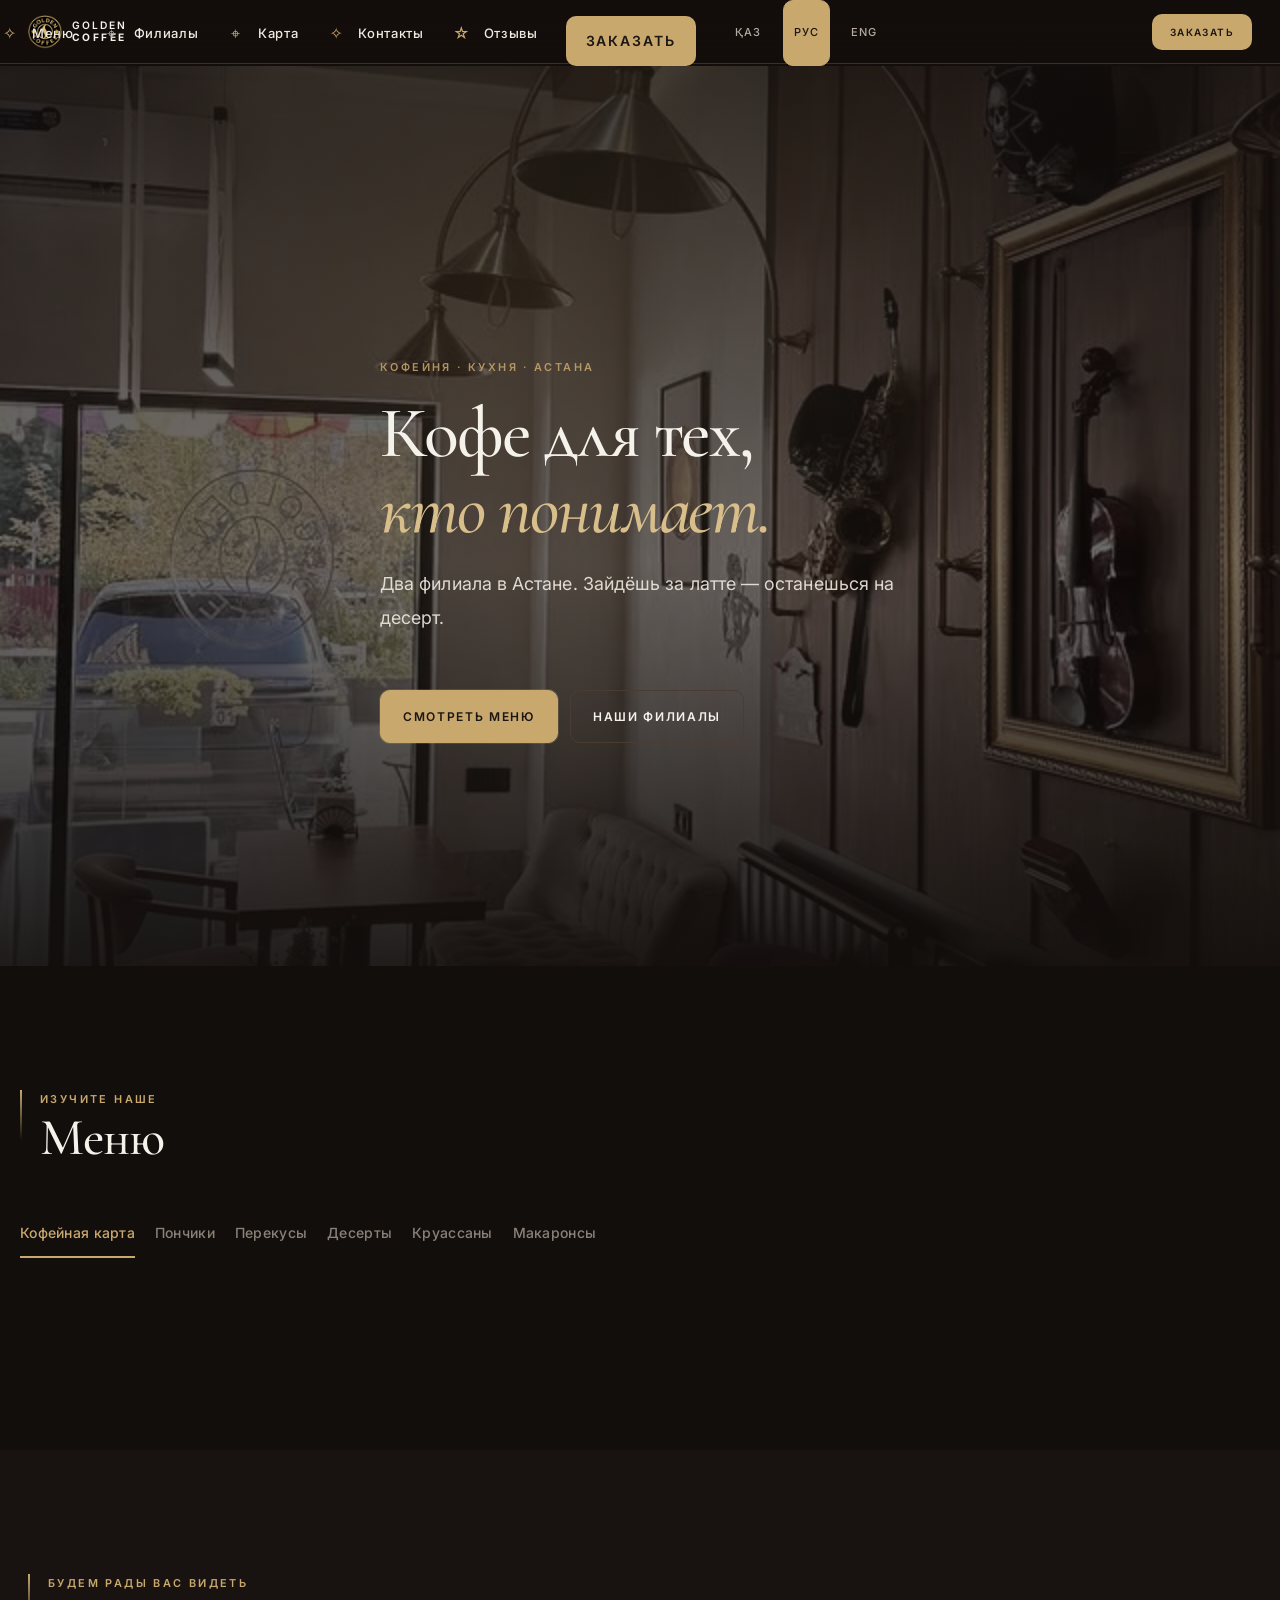
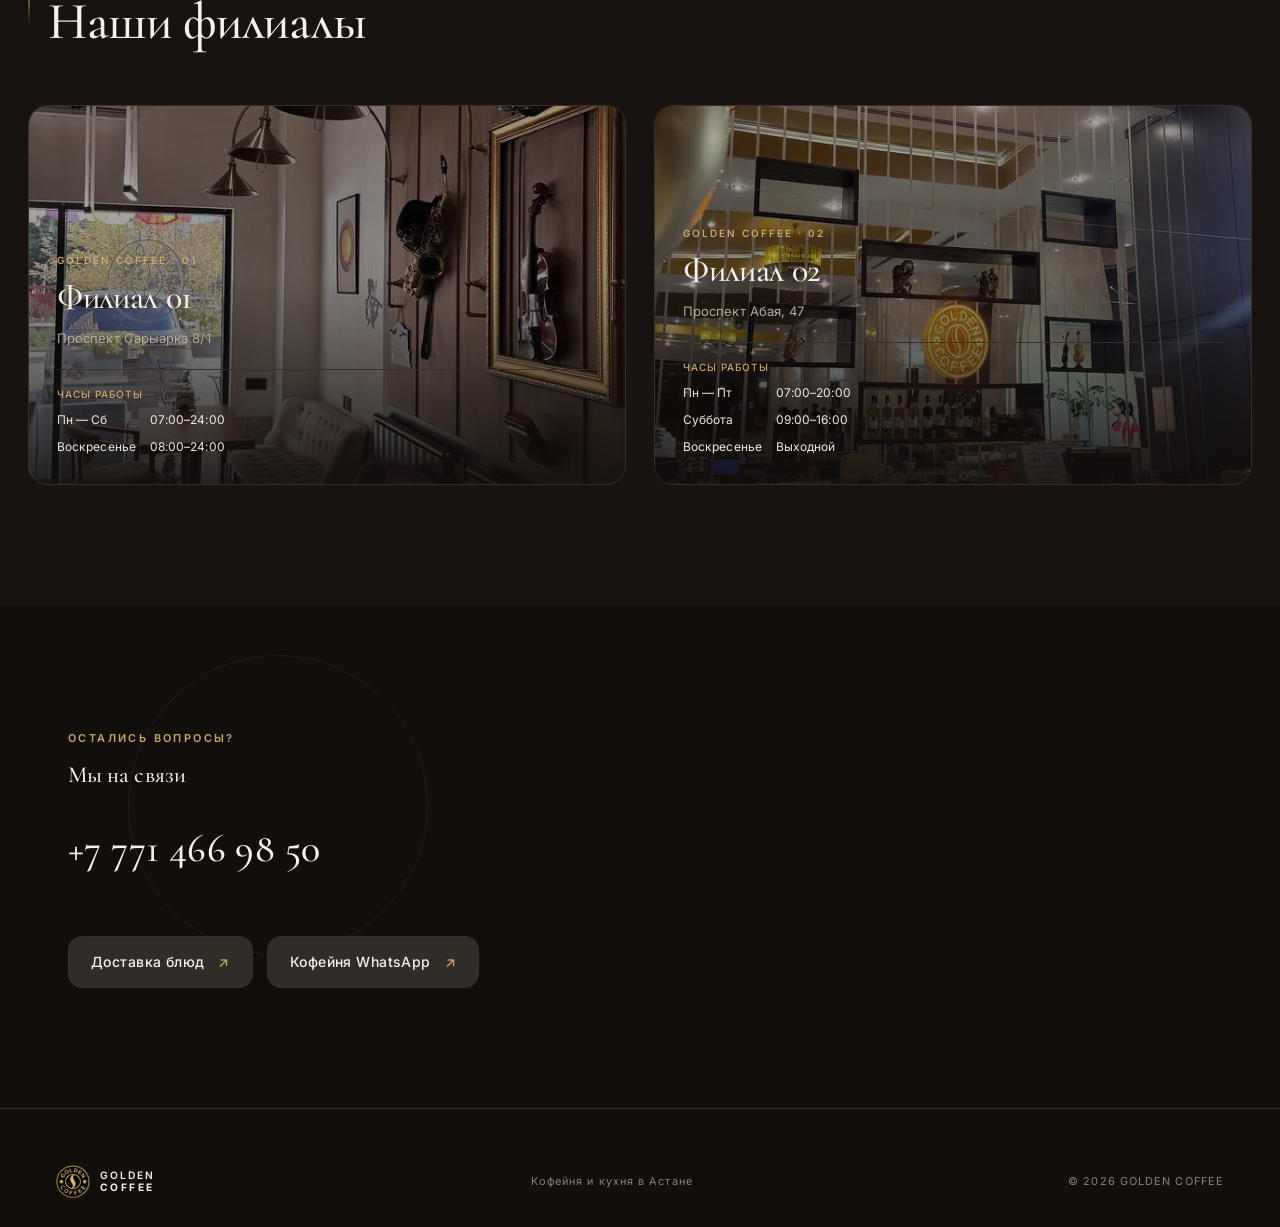
<file: index.html>
<!doctype html>
<html lang="ru">
<head>
  <meta charset="UTF-8">
  <meta name="viewport" content="width=device-width, initial-scale=1.0, viewport-fit=cover">
  <meta name="theme-color" content="#120e0c">
  <title>Golden Coffee — кофейня и кухня в Астане</title>
  <meta name="description" content="Golden Coffee & Golden Canteen — кофе, блюда и уют в Астане. Два филиала: проспект Сарыарка 8/1 и проспект Абая 47.">
  <meta property="og:type" content="website">
  <meta property="og:title" content="Golden Coffee — Астана">
  <meta property="og:description" content="Кофе, любимые блюда и минуты уюта — каждый день в Golden Coffee.">
  <meta property="og:image" content="assets/og-cover.webp">
  <meta name="twitter:card" content="summary_large_image">
  <link rel="icon" href="assets/favicon.webp" type="image/webp">
  <link rel="apple-touch-icon" href="assets/icon.webp">
  <link rel="preconnect" href="https://fonts.googleapis.com">
  <link rel="preconnect" href="https://fonts.gstatic.com" crossorigin>
  <link rel="preload" as="image" href="assets/saryarka.webp" fetchpriority="high">
  <link rel="preload" as="style" href="https://fonts.googleapis.com/css2?family=Cormorant+Garamond:ital,wght@0,400;0,500;1,400;1,500&family=Inter:wght@400;500;600&display=swap">
  <link rel="stylesheet" href="https://fonts.googleapis.com/css2?family=Cormorant+Garamond:ital,wght@0,400;0,500;1,400;1,500&family=Inter:wght@400;500;600&display=swap" media="print" onload="this.media='all'">
  <link rel="stylesheet" href="styles.css?v=14">
  <script src="app.js?v=17" defer></script>
</head>
<body>
  <header class="site-header" role="banner">
    <div class="header-inner">
      <a class="brand" href="#home" aria-label="Golden Coffee — на главную">
        <img class="brand-icon" src="assets/icon.webp" alt="" width="34" height="34" decoding="async">
        <span>GOLDEN<br><b>COFFEE</b></span>
      </a>
      <div class="header-actions">
        <a class="header-order" href="https://wa.me/77028437803" target="_blank" rel="noopener noreferrer" data-i18n="order">Заказать</a>
        <button class="menu-toggle" type="button" aria-label="Открыть меню" aria-expanded="false" aria-controls="main-nav">☰</button>
      </div>
    </div>
  </header>

  <nav class="main-nav" id="main-nav" aria-label="Основная навигация">
    <div class="nav-inner">
      <button class="nav-close" type="button" aria-label="Закрыть меню">✕</button>
      <a href="#menu"><span class="nav-icon" aria-hidden="true">✧</span><span data-i18n="navMenu">Меню</span></a>
      <a href="#locations"><span class="nav-icon" aria-hidden="true">⌖</span><span data-i18n="navLocations">Филиалы</span></a>
      <a href="#map"><span class="nav-icon" aria-hidden="true">⌖</span><span data-i18n="navMap">Карта</span></a>
      <a href="#contact"><span class="nav-icon" aria-hidden="true">✧</span><span data-i18n="navContact">Контакты</span></a>
      <a href="reviews.html"><span class="nav-icon" aria-hidden="true">☆</span><span data-i18n="navReviews">Отзывы</span></a>
      <a class="instagram-nav-link" href="https://www.instagram.com/goldencoffee.ast/" target="_blank" rel="noopener noreferrer">
        <img src="assets/instagram.webp" alt="" width="20" height="20" loading="lazy" decoding="async">
        <span data-i18n="navInstagram">Instagram</span>
      </a>
      <div class="nav-divider"></div>
      <a class="header-order" href="https://wa.me/77028437803" target="_blank" rel="noopener noreferrer" data-i18n="order">Заказать</a>
      <div class="language-switch" role="group" aria-label="Выберите язык">
        <button type="button" data-lang="kk" aria-pressed="false">ҚАЗ</button>
        <button type="button" class="active" data-lang="ru" aria-pressed="true">РУС</button>
        <button type="button" data-lang="en" aria-pressed="false">ENG</button>
      </div>
    </div>
  </nav>

  <main>
    <section class="hero" id="home" aria-labelledby="hero-title">
      <div class="hero-media" aria-hidden="true">
        <picture>
          <source media="(max-width: 768px)" srcset="assets/saryarka.webp">
          <img class="hero-bg" src="assets/saryarka.webp" alt="" width="640" height="1138" loading="eager" fetchpriority="high" decoding="async">
        </picture>
        <div class="hero-overlay"></div>
      </div>

      <div class="hero-content">
        <p class="eyebrow" data-i18n="heroEyebrow">КОФЕЙНЯ · КУХНЯ · АСТАНА</p>
        <h1 id="hero-title" data-i18n-html="heroTitle">Кофе для тех,<br><em>кто понимает.</em></h1>
        <p class="hero-copy" data-i18n="heroText">Два филиала в Астане. Зайдёшь за латте — останешься на десерт.</p>
        <div class="hero-buttons">
          <a class="button button-gold" href="#menu"><span data-i18n="viewMenu">Смотреть меню</span></a>
          <a class="button button-outline" href="#locations" data-i18n="ourLocations">Наши филиалы</a>
        </div>
      </div>
    </section>

    <section class="menu-section section-wrap" id="menu" aria-labelledby="menu-title">
      <div class="section-heading">
        <div>
          <p class="eyebrow" data-i18n="menuEyebrow">ИЗУЧИТЕ НАШЕ</p>
          <h2 id="menu-title" data-i18n="menuTitle">Меню</h2>
        </div>
      </div>
      <div class="menu-tabs" id="menu-tabs" role="tablist" aria-label="Категории меню"></div>
      <div class="menu-grid" id="menu-grid" role="tabpanel" aria-live="polite"></div>
      <noscript><p class="menu-footnote">Для просмотра меню включите JavaScript.</p></noscript>
    </section>

    <section class="locations-section" id="locations" aria-labelledby="locations-title">
      <div class="section-wrap">
        <div class="section-heading">
          <div>
            <p class="eyebrow" data-i18n="locationsEyebrow">БУДЕМ РАДЫ ВАС ВИДЕТЬ</p>
            <h2 id="locations-title" data-i18n="locationsTitle">Наши филиалы</h2>
          </div>
        </div>
        <div class="location-grid" id="location-grid"></div>
        <noscript>
          <p class="menu-footnote">
            Проспект Сарыарка 8/1 · 07:00–24:00<br>
            Проспект Абая 47 · 07:00–20:00
          </p>
        </noscript>
      </div>
    </section>

    <div class="map-modal" id="map-modal" aria-hidden="true">
      <button class="map-backdrop" type="button" data-close aria-label="Закрыть окно"></button>
      <div class="map-card" role="dialog" aria-modal="true" aria-labelledby="map-modal-title">
        <button class="map-close" type="button" data-close aria-label="Закрыть">✕</button>
        <p class="eyebrow" data-i18n="mapEyebrow">НАЙДИТЕ НАС</p>
        <h2 id="map-modal-title" data-i18n="mapTitle">Мы на карте</h2>
        <p class="map-copy" data-i18n="mapDesc">Выберите филиал, чтобы открыть его в 2ГИС.</p>
        <div class="map-branches" id="map-branches"></div>
        <span class="map-foot">ASTANA · GOLDEN COFFEE</span>
      </div>
    </div>

    <div class="map-modal contact-modal" id="contact-modal" aria-hidden="true">
      <button class="map-backdrop" type="button" data-close aria-label="Закрыть окно"></button>
      <div class="map-card contact-card" role="dialog" aria-modal="true" aria-labelledby="contact-modal-title">
        <button class="map-close" type="button" data-close aria-label="Закрыть">✕</button>
        <p class="eyebrow" data-i18n="contactEyebrow">ОСТАЛИСЬ ВОПРОСЫ?</p>
        <h2 id="contact-modal-title" data-i18n="contactTitle">Мы на связи</h2>
        <p class="map-copy" data-i18n="contactModalDesc">Выберите удобный способ связаться с нами.</p>
        <div class="map-branches">
          <a class="map-link" href="https://wa.me/77028437803" target="_blank" rel="noopener noreferrer">
            <span class="map-icon"><img src="assets/whatico.webp" alt="WhatsApp" width="26" height="26" loading="lazy" decoding="async"></span>
            <span class="map-label"><strong data-i18n="foodWhatsapp">Доставка блюд</strong><small>+7 702 843 78 03</small></span>
            <span class="map-arrow" aria-hidden="true">↗</span>
          </a>
          <a class="map-link" href="https://wa.me/77471602997" target="_blank" rel="noopener noreferrer">
            <span class="map-icon"><img src="assets/whatico.webp" alt="WhatsApp" width="26" height="26" loading="lazy" decoding="async"></span>
            <span class="map-label"><strong data-i18n="coffeeWhatsapp">Кофейня WhatsApp</strong><small>+7 747 160 29 97</small></span>
            <span class="map-arrow" aria-hidden="true">↗</span>
          </a>
          <a class="map-link" href="tel:+77714669850">
            <span class="map-icon tel-icon" aria-hidden="true">☎</span>
            <span class="map-label"><strong data-i18n="callUs">Позвонить нам</strong><small>+7 771 466 98 50</small></span>
            <span class="map-arrow" aria-hidden="true">↗</span>
          </a>
        </div>
        <span class="map-foot">ASTANA · GOLDEN COFFEE</span>
      </div>
    </div>

    <section class="contact-section" id="contact" aria-labelledby="contact-title">
      <div class="section-wrap">
        <p class="eyebrow" data-i18n="contactEyebrow">ОСТАЛИСЬ ВОПРОСЫ?</p>
        <h2 id="contact-title" data-i18n="contactTitle">Мы на связи</h2>
        <a class="contact-phone" href="tel:+77714669850">+7 771 466 98 50</a>
        <div class="contact-links">
          <a href="https://wa.me/77028437803" target="_blank" rel="noopener noreferrer"><span data-i18n="foodWhatsapp">Доставка блюд</span><span class="contact-arrow" aria-hidden="true">↗</span></a>
          <a href="https://wa.me/77471602997" target="_blank" rel="noopener noreferrer"><span data-i18n="coffeeWhatsapp">Кофейня WhatsApp</span><span class="contact-arrow" aria-hidden="true">↗</span></a>
        </div>
      </div>
    </section>
  </main>

  <footer class="site-footer" role="contentinfo">
    <div class="footer-inner section-wrap">
      <a class="brand footer-brand" href="#home">
        <img class="brand-icon" src="assets/icon.webp" alt="" width="34" height="34" loading="lazy" decoding="async">
        <span>GOLDEN<br><b>COFFEE</b></span>
      </a>
      <span data-i18n="footer">Кофейня и кухня в Астане</span>
      <span>© <span id="year">2026</span> GOLDEN COFFEE</span>
    </div>
  </footer>
</body>
</html>
</file>
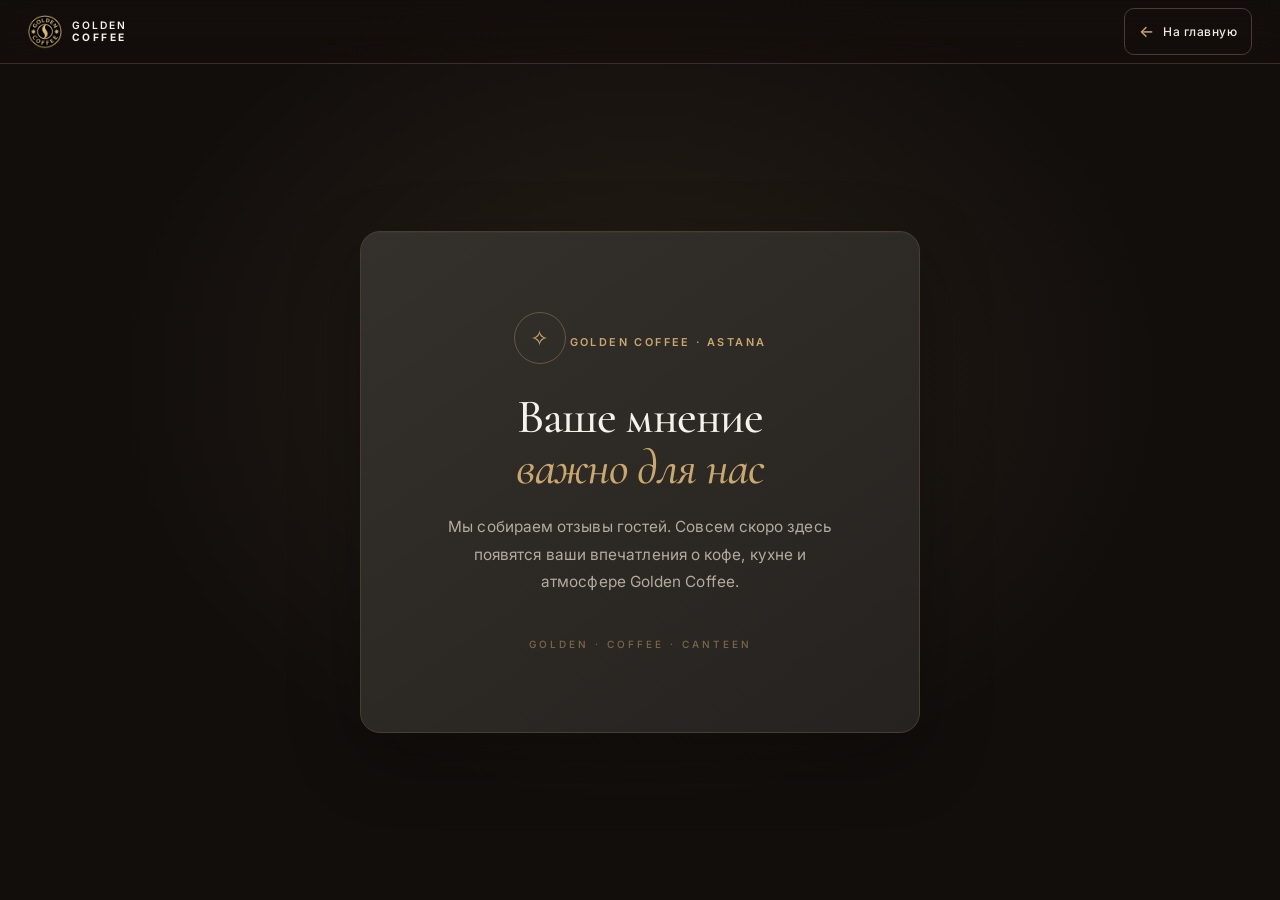
<file: reviews.html>
<!doctype html>
<html lang="ru">
<head>
  <meta charset="UTF-8">
  <meta name="viewport" content="width=device-width, initial-scale=1.0, viewport-fit=cover">
  <meta name="theme-color" content="#120e0c">
  <title>Отзывы — Golden Coffee</title>
  <meta name="description" content="Отзывы гостей Golden Coffee — кофейни и кухни в Астане.">
  <link rel="icon" href="assets/favicon.webp" type="image/webp">
  <link rel="preconnect" href="https://fonts.googleapis.com">
  <link rel="preconnect" href="https://fonts.gstatic.com" crossorigin>
  <link rel="preload" as="style" href="https://fonts.googleapis.com/css2?family=Cormorant+Garamond:ital,wght@0,400;0,500;1,400;1,500&family=Inter:wght@400;500;600&display=swap">
  <link rel="stylesheet" href="https://fonts.googleapis.com/css2?family=Cormorant+Garamond:ital,wght@0,400;0,500;1,400;1,500&family=Inter:wght@400;500;600&display=swap" media="print" onload="this.media='all'">
  <link rel="stylesheet" href="styles.css?v=14">
</head>
<body class="reviews-page">
  <header class="site-header" role="banner">
    <a class="brand" href="index.html" aria-label="Golden Coffee — главная">
      <img class="brand-icon" src="assets/icon.webp" alt="" width="40" height="40" decoding="async">
      <span>GOLDEN<br><b>COFFEE</b></span>
    </a>
    <a class="reviews-back" href="index.html"><span aria-hidden="true">←</span><span>На главную</span></a>
  </header>

  <main class="reviews-main">
    <div class="reviews-card">
      <span class="reviews-star" aria-hidden="true">✧</span>
      <p class="eyebrow">GOLDEN COFFEE · ASTANA</p>
      <h1>Ваше мнение<br><em>важно для нас</em></h1>
      <p>Мы собираем отзывы гостей. Совсем скоро здесь появятся ваши впечатления о кофе, кухне и атмосфере Golden Coffee.</p>
      <div class="reviews-decoration" aria-hidden="true">GOLDEN · COFFEE · CANTEEN</div>
    </div>
  </main>
</body>
</html>
</file>
<file: styles.css>
/* ==========================================================================
   Golden Coffee — Астана
   Quiet Luxury | Mobile-First | iPhone 15/16 Optimised
   ========================================================================== */

/* ── Design Tokens ────────────────────────────────────────────────────── */
:root {
  /* Palette */
  --bg-deep: #120e0c;
  --bg-base: #181311;
  --surface: #302d29;
  --surface-soft: #302d29;
  --border: #3a2e28;
  --border-soft: #4a3c32;
  --gold: #c9a86e;
  --gold-light: #d8be8a;
  --gold-deep: #a88a56;
  --gold-dim: rgba(201, 168, 110, 0.35);
  --cream: #f5f2eb;
  --cream-soft: #efeae0;
  --sand: #b3aaa0;
  --sand-muted: #8a8278;
  --ink: #1a1613;

  /* Typography */
  --serif: 'Cormorant Garamond', Georgia, 'Times New Roman', serif;
  --sans: 'Inter', 'Golos Text', 'Segoe UI', system-ui, -apple-system, sans-serif;

  /* Fluid spacing (clamp) */
  --space-3: clamp(8px, 1.5vw, 12px);
  --space-4: clamp(12px, 2vw, 16px);
  --space-5: clamp(16px, 2.5vw, 20px);
  --space-6: clamp(20px, 3vw, 28px);
  --space-8: clamp(24px, 4vw, 40px);
  --space-10: clamp(32px, 5vw, 56px);
  --space-12: clamp(48px, 7vw, 80px);
  --space-16: clamp(64px, 10vw, 120px);

  /* Radius */
  --radius-sm: 10px;
  --radius-md: 14px;
  --radius-lg: 20px;

  /* Shadows — flat / minimal */
  --shadow-sm: 0 1px 3px rgba(0, 0, 0, 0.4);
  --shadow-md: 0 6px 20px rgba(0, 0, 0, 0.45);
  --shadow-lg: 0 16px 48px rgba(0, 0, 0, 0.5);

  /* Motion */
  --ease: cubic-bezier(0.22, 1, 0.36, 1);
  --fast: 200ms;
  --base: 350ms;
  --slow: 600ms;

  /* Layout */
  --header-h: 64px;
  --container-max: 1280px;
  --safe-top: env(safe-area-inset-top, 0);
  --safe-bottom: env(safe-area-inset-bottom, 0);
}

/* ── Reset ────────────────────────────────────────────────────────────── */
*, *::before, *::after { box-sizing: border-box; -webkit-tap-highlight-color: transparent; }

html {
  scroll-behavior: smooth;
  scroll-padding-top: calc(var(--header-h) + var(--safe-top));
  background: var(--bg-deep);
  text-size-adjust: 100%;
}

/* Mobile: keep document scrolling native and prevent overscroll/pinch scaling. */
@media (max-width: 768px) {
  html,
  body {
    scroll-behavior: auto;
    overscroll-behavior-y: none;
    touch-action: pan-x pan-y;
  }
}

@media (prefers-reduced-motion: reduce) {
  html { scroll-behavior: auto; }
}

body {
  display: flex;
  flex-direction: column;
  min-height: 100vh;
  /* Keep the page's base geometry stable while Safari's browser chrome moves. */
  min-height: 100svh;
  margin: 0;
  background: var(--bg-deep);
  color: var(--cream);
  font-family: var(--sans);
  font-size: clamp(15px, 1.2vw, 16px);
  line-height: 1.6;
  letter-spacing: 0.005em;
  -webkit-font-smoothing: antialiased;
}

main { flex: 1 0 auto; }

img { max-width: 100%; height: auto; display: block; }

a { color: inherit; text-decoration: none; }

button { font: inherit; color: inherit; background: none; border: none; cursor: pointer; }

h1, h2, h3 { margin: 0; font-family: var(--serif); font-weight: 500; line-height: 1.05; text-wrap: balance; }
p { margin: 0; }

:focus-visible { outline: 2px solid var(--gold); outline-offset: 3px; }
::selection { background: var(--gold); color: var(--ink); }

/* ── Utilities ────────────────────────────────────────────────────────── */
.section-wrap {
  width: 100%;
  max-width: var(--container-max);
  margin: 0 auto;
  padding: 0 var(--space-6);
}

.eyebrow {
  display: inline-flex;
  align-items: center;
  gap: 8px;
  font-size: clamp(10px, 0.85vw, 11px);
  font-weight: 600;
  letter-spacing: 0.22em;
  text-transform: uppercase;
  color: var(--gold);
}

.section-heading {
  display: flex;
  align-items: flex-end;
  justify-content: space-between;
  gap: var(--space-6);
  margin-bottom: var(--space-12);
}

.section-heading > div { position: relative; padding-left: var(--space-5); }

.section-heading > div::before {
  content: "";
  position: absolute;
  top: 0.25em;
  bottom: 0.2em;
  left: 0;
  width: 2px;
  background: linear-gradient(180deg, var(--gold), transparent 70%);
}

.section-heading h2 {
  font-size: clamp(34px, 5.5vw, 52px);
  letter-spacing: -0.02em;
  color: var(--cream);
}

/* ── Header ───────────────────────────────────────────────────────────── */
.site-header {
  position: fixed;
  top: var(--safe-top);
  left: 0;
  right: 0;
  z-index: 200;
  height: var(--header-h);
  display: flex;
  align-items: center;
  padding: 0 var(--space-6);
  background: linear-gradient(180deg, rgba(18, 14, 12, 0.7), rgba(18, 14, 12, 0.4));
  border-bottom: 1px solid var(--border);
  backdrop-filter: saturate(180%) blur(14px);
}

.header-inner {
  width: 100%;
  display: flex;
  align-items: center;
  justify-content: space-between;
  gap: var(--space-4);
}

.brand {
  display: inline-flex;
  align-items: center;
  gap: 10px;
  font-family: var(--sans);
  font-size: clamp(10px, 0.8vw, 11px);
  font-weight: 600;
  letter-spacing: 0.2em;
  line-height: 1.15;
  color: var(--cream);
  text-decoration: none;
}

.brand b { font-weight: 700; letter-spacing: 0.24em; }

.brand-icon {
  display: block;
  flex: 0 0 34px;
  width: 34px;
  height: 34px;
  object-fit: contain;
}

.header-actions { display: flex; align-items: center; gap: 12px; }

.header-order {
  padding: 10px 18px;
  font-size: 10px;
  font-weight: 600;
  letter-spacing: 0.14em;
  text-transform: uppercase;
  color: var(--ink);
  background: var(--gold);
  border-radius: var(--radius-sm);
  white-space: nowrap;
  transition: transform 0.2s ease, opacity 0.2s ease;
}

.header-order:active { transform: scale(0.97); opacity: 0.9; }

.menu-toggle {
  width: 40px;
  height: 40px;
  display: grid;
  place-items: center;
  border-radius: 8px;
  font-size: 20px;
  color: var(--cream);
  background: transparent;
  transition: color 0.2s ease;
}

.menu-toggle:hover { color: var(--gold); }

/* ── Mobile Nav Drawer ───────────────────────────────────────────────── */
.main-nav {
  position: fixed;
  inset: 0;
  z-index: 300;
  display: flex;
  flex-direction: column;
  background: var(--bg-base);
  border-left: 1px solid var(--border);
  box-shadow: var(--shadow-lg);
  visibility: hidden;
  pointer-events: none;
  opacity: 0;
  transform: translateX(-105%);
  transition: transform 0.55s var(--ease), opacity 0.35s ease, visibility 0s linear 0.55s;
  padding: calc(var(--safe-top) + 16px) var(--space-6) var(--space-8);
  overflow-y: auto;
  width: 100%;
  max-width: 320px;
  right: 0;
}

.main-nav.open {
  visibility: visible;
  pointer-events: auto;
  opacity: 1;
  transform: translateX(0);
  transition: transform 0.55s var(--ease), opacity 0.35s ease, visibility 0s;
}

.main-nav.open .nav-inner > a,
.main-nav.open .nav-inner > .language-switch {
  animation: drawer-item-in 0.48s var(--ease) both;
}

.main-nav.open .nav-inner > a:nth-of-type(2) { animation-delay: 60ms; }
.main-nav.open .nav-inner > a:nth-of-type(3) { animation-delay: 110ms; }
.main-nav.open .nav-inner > a:nth-of-type(4) { animation-delay: 160ms; }
.main-nav.open .nav-inner > a.header-order { animation-delay: 220ms; }
.main-nav.open .nav-inner > a.instagram-link { animation-delay: 370ms; }
.main-nav.open .nav-inner > .language-switch { animation-delay: 320ms; }

@keyframes drawer-item-in {
  from { opacity: 0; transform: translateX(-14px); }
  to { opacity: 1; transform: translateX(0); }
}

.nav-inner { display: flex; flex-direction: column; gap: 0; width: 100%; }

.nav-close {
  align-self: flex-end;
  width: 36px;
  height: 36px;
  display: grid;
  place-items: center;
  border-radius: 8px;
  font-size: 20px;
  color: var(--sand);
  margin-bottom: var(--space-6);
  transition: background 0.2s ease, color 0.2s ease;
}

.nav-close:hover { background: var(--surface); color: var(--cream); }

.main-nav a {
  display: flex;
  align-items: center;
  gap: 12px;
  padding: 16px 0;
  font-family: var(--sans);
  font-size: 17px;
  font-weight: 500;
  letter-spacing: -0.01em;
  color: var(--cream-soft);
  border-bottom: 1px solid var(--border);
  transition: color 0.2s ease, padding-left 0.2s ease;
}

.main-nav a:last-child { border-bottom: none; }

.main-nav a:hover { color: var(--gold); padding-left: 6px; }

/* Drawer section labels: refined serif with Cyrillic/Kazakh-capable fallbacks. */
.main-nav a:not(.header-order) {
  font-family: var(--serif), Georgia, serif;
  font-size: 22px;
  font-weight: 500;
  line-height: 1.15;
  letter-spacing: 0;
}

/* Кнопка Заказать внутри бургера — по центру, во всю ширину */
.main-nav .header-order {
  width: 100%;
  display: flex;
  align-items: center;
  justify-content: center;
  padding: 14px 20px;
  font-family: var(--sans);
  font-size: 14px;
  font-weight: 600;
  letter-spacing: 0.14em;
  text-transform: uppercase;
  color: var(--ink);
  background: var(--gold);
  border: none;
  border-radius: var(--radius-sm);
  margin-top: var(--space-4);
  transition: transform 0.2s ease, opacity 0.2s ease;
}

.main-nav .header-order:active { transform: scale(0.97); opacity: 0.9; }

.main-nav .instagram-link {
  display: flex;
  align-items: center;
  justify-content: center;
  width: 48px;
  height: 48px;
  align-self: flex-start;
  margin: 4px 0 0;
  padding: 4px;
  border: 1px solid transparent;
  border-radius: 12px;
  background: transparent;
  transition: border-color 0.25s ease, background 0.25s ease, transform 0.25s ease;
}

.main-nav .instagram-nav-link {
  gap: 12px;
}

.main-nav .instagram-nav-link img {
  width: 20px;
  height: 20px;
  object-fit: contain;
  filter: brightness(0) saturate(100%) invert(71%) sepia(24%) saturate(733%) hue-rotate(4deg) brightness(89%) contrast(85%);
}

.main-nav .instagram-link img {
  flex: 0 0 38px;
  width: 38px;
  height: 38px;
  object-fit: contain;
  filter: brightness(0) saturate(100%) invert(71%) sepia(24%) saturate(733%) hue-rotate(4deg) brightness(89%) contrast(85%);
}

.main-nav .instagram-link:hover {
  padding-left: 4px;
  border-color: var(--gold-dim);
  background: rgba(201, 168, 110, 0.12);
  transform: translateY(-2px);
}

.nav-icon {
  width: 20px;
  height: 20px;
  display: grid;
  place-items: center;
  color: var(--gold);
  font-size: 16px;
}

.nav-divider { height: 1px; background: var(--border); margin: var(--space-5) 0; }

.main-nav .language-switch {
  display: flex;
  gap: 6px;
  justify-content: center;
  padding: var(--space-4) 0;
  border-top: 1px solid var(--border);
}

.main-nav .language-switch button {
  padding: 8px 14px;
  font-size: 11px;
  font-weight: 500;
  letter-spacing: 0.1em;
  color: var(--sand);
  border: 1px solid var(--border);
  border-radius: var(--radius-sm);
  background: transparent;
  transition: all 0.2s ease;
}

.main-nav .language-switch button:hover { color: var(--gold); border-color: var(--gold-dim); }
.main-nav .language-switch button.active { color: var(--gold); border-color: var(--gold); background: rgba(201,168,110,0.06); }

/* ── Hero ─────────────────────────────────────────────────────────────── */
.hero {
  position: relative;
  z-index: 1;
  min-height: 100vh;
  /* `dvh` changes as iOS Safari shows/hides its toolbar, making the hero jump.
     Use the stable large viewport so the next section doesn't peek below it. */
  min-height: 100lvh;
  display: flex;
  align-items: center;
  justify-content: center;
  padding: calc(var(--safe-top) + var(--header-h) + var(--space-10)) var(--space-6) var(--space-10);
  background: var(--bg-base);
  color: var(--cream);
  overflow: hidden;
  isolation: isolate;
  text-align: center;
}

.hero-media {
  position: absolute;
  inset: 0;
  z-index: 0;
}

.hero-bg {
  width: 100%;
  height: 100%;
  object-fit: cover;
  object-position: center;
  filter: grayscale(0.35) contrast(0.95) brightness(0.7);
  transition: transform 1.2s ease;
}

.hero-overlay {
  position: absolute;
  inset: 0;
  z-index: 1;
  background:
    radial-gradient(circle at 40% 30%, rgba(201, 168, 110, 0.10), transparent 55%),
    linear-gradient(180deg, rgba(18, 14, 12, 0.75), rgba(18, 14, 12, 0.35) 55%, rgba(18, 14, 12, 0.9));
}

.hero-content {
  position: relative;
  z-index: 2;
  max-width: 700px;
  padding: 0 var(--space-4);
}

.hero .eyebrow {
  justify-content: center;
  margin-bottom: var(--space-5);
  opacity: 0.85;
}

.hero h1 {
  font-size: clamp(40px, 10vw, 72px);
  letter-spacing: -0.03em;
  color: var(--cream);
  margin-bottom: var(--space-5);
}

.hero h1 em {
  color: var(--gold-light);
  font-style: italic;
  font-weight: 500;
}

.hero-copy {
  max-width: 520px;
  margin: 0 auto var(--space-10);
  color: var(--cream-soft);
  font-size: clamp(15px, 1.4vw, 18px);
  line-height: 1.85;
  opacity: 0.9;
}

.hero-buttons {
  display: flex;
  flex-direction: column;
  gap: 12px;
  align-items: stretch;
}

/* ── Buttons ──────────────────────────────────────────────────────────── */
.button {
  display: inline-flex;
  align-items: center;
  justify-content: center;
  padding: 16px 22px;
  font-family: var(--sans);
  font-size: 12px;
  font-weight: 600;
  letter-spacing: 0.14em;
  text-transform: uppercase;
  border-radius: var(--radius-sm);
  min-height: 48px;
  touch-action: manipulation;
  transition: transform 0.2s ease, background 0.2s ease, border-color 0.2s ease, color 0.2s ease;
}

.button:active { transform: scale(0.98); }

.button-gold {
  background: var(--gold);
  color: var(--ink);
  border: 1px solid var(--gold);
  box-shadow: 0 0 0 1px rgba(201,168,110,0.2);
}

.button-gold:hover { background: var(--gold-light); box-shadow: var(--shadow-md); }

.button-outline {
  background: transparent;
  color: var(--cream);
  border: 1px solid var(--border-soft);
}

.button-outline:hover { border-color: var(--gold); color: var(--gold-light); background: rgba(201,168,110,0.06); }

/* ── Menu Section ─────────────────────────────────────────────────────── */
.menu-section {
  padding: var(--space-16) var(--space-5);
  background: var(--bg-deep);
}

.section-heading { margin-bottom: var(--space-10); }

.menu-tabs {
  display: flex;
  gap: var(--space-5);
  margin-bottom: var(--space-10);
  overflow-x: auto;
  padding-bottom: var(--space-4);
  scrollbar-width: none;
}

.menu-tabs::-webkit-scrollbar { display: none; }

.menu-tab {
  flex: 0 0 auto;
  padding: 0 0 var(--space-3);
  font-size: clamp(13px, 1.1vw, 14px);
  font-weight: 500;
  letter-spacing: 0.02em;
  color: var(--sand-muted);
  border-bottom: 2px solid transparent;
  white-space: nowrap;
  transition: color 0.2s ease, border-color 0.2s ease;
}

.menu-tab:hover { color: var(--cream); }
.menu-tab.active { color: var(--gold); border-color: var(--gold); }

.menu-grid {
  display: grid;
  grid-template-columns: 1fr;
  gap: var(--space-6);
}

.menu-card {
  display: grid;
  grid-template-columns: 130px 1fr;
  gap: 0;
  align-items: stretch;
  background: var(--surface);
  border: 1px solid var(--border);
  border-radius: var(--radius-md);
  overflow: hidden;
  transition: transform 0.4s var(--ease), border-color 0.3s ease, box-shadow 0.3s ease;
}

.menu-card-placeholder {
  min-height: 132px;
  background: var(--surface);
  border-color: var(--border);
}

.menu-product {
  display: flex;
  flex-direction: column;
}

.menu-product .menu-image {
  flex: 0 0 auto;
  width: 100%;
  aspect-ratio: 4 / 3;
  border-right: 0;
  border-bottom: 1px solid var(--border);
}

.menu-product-content {
  display: flex;
  flex: 1;
  flex-direction: column;
  gap: 10px;
  padding: var(--space-5) var(--space-6);
}

.menu-product-content h3 {
  color: var(--cream);
  font-family: var(--serif);
  font-size: clamp(21px, 2vw, 25px);
  line-height: 1.15;
}

.menu-product-content p {
  color: var(--sand);
  font-size: clamp(13px, 1vw, 14px);
  line-height: 1.65;
}

.menu-card:hover {
  transform: translateY(-4px);
  border-color: var(--gold-dim);
  box-shadow: var(--shadow-lg);
}

.menu-image {
  position: relative;
  aspect-ratio: 1;
  overflow: hidden;
  background: var(--bg-base);
  border-right: 1px solid var(--border);
}

.menu-image img {
  width: 100%;
  height: 100%;
  object-fit: cover;
  object-position: center;
  transition: transform 0.6s var(--ease);
}

.menu-card:hover .menu-image img { transform: scale(1.05); }

.menu-image::after {
  content: "";
  position: absolute;
  inset: 0;
  background: linear-gradient(180deg, transparent 55%, rgba(18, 14, 12, 0.55));
}

.image-label {
  position: absolute;
  bottom: var(--space-4);
  left: var(--space-4);
  right: var(--space-4);
  display: inline-flex;
  align-items: center;
  justify-content: center;
  gap: 6px;
  padding: 6px 10px;
  font-size: 9px;
  font-weight: 600;
  letter-spacing: 0.16em;
  text-transform: uppercase;
  color: var(--gold);
  background: rgba(18, 14, 12, 0.8);
  border: 1px solid var(--gold-dim);
  border-radius: var(--radius-sm);
  backdrop-filter: blur(6px);
}

.image-label::before { content: "✧"; font-size: 11px; }

.menu-card-bottom {
  padding: var(--space-5) var(--space-6);
  display: flex;
  flex-direction: column;
  gap: 6px;
  justify-content: center;
}

.menu-card-bottom span:first-child {
  font-family: var(--serif);
  font-size: clamp(19px, 1.8vw, 22px);
  color: var(--cream);
}

.price {
  font-family: var(--sans);
  font-size: 13px;
  font-weight: 600;
  letter-spacing: 0.06em;
  color: var(--gold);
  white-space: nowrap;
  margin-left: auto;
}

/* ── Locations ────────────────────────────────────────────────────────── */
.locations-section {
  padding: var(--space-16) 0;
  background: var(--bg-base);
}

.location-grid {
  display: grid;
  grid-template-columns: 1fr;
  gap: var(--space-6);
}

.location-card {
  position: relative;
  min-height: 380px;
  border-radius: var(--radius-lg);
  overflow: hidden;
  border: 1px solid var(--border);
  transition: transform 0.5s var(--ease), border-color 0.3s ease, box-shadow 0.3s ease;
}

.location-card:hover {
  transform: translateY(-4px);
  border-color: var(--gold-dim);
  box-shadow: var(--shadow-lg);
}

.location-photo {
  position: absolute;
  inset: 0;
  width: 100%;
  height: 100%;
  object-fit: cover;
  object-position: center 55%;
  filter: brightness(0.65) saturate(0.85);
  transition: transform 0.8s var(--ease);
}

.location-card:hover .location-photo { transform: scale(1.04); }

.location-card::before {
  content: "";
  position: absolute;
  inset: 0;
  background: linear-gradient(180deg, transparent 45%, rgba(18, 14, 12, 0.85));
  z-index: 1;
}

.location-info {
  position: relative;
  z-index: 2;
  width: 100%;
  padding: var(--space-6);
  display: flex;
  flex-direction: column;
  justify-content: flex-end;
  min-height: 100%;
}

.location-no {
  font-size: 10px;
  font-weight: 600;
  letter-spacing: 0.2em;
  color: var(--gold);
  margin-bottom: var(--space-3);
}

.location-info h3 {
  font-size: clamp(26px, 3.5vw, 34px);
  letter-spacing: -0.01em;
  color: var(--cream);
  margin-bottom: var(--space-3);
}

.location-info address {
  font-style: normal;
  color: var(--sand);
  font-size: clamp(13px, 1vw, 14px);
  line-height: 1.6;
  margin-bottom: var(--space-5);
}

.location-hours {
  display: grid;
  grid-template-columns: max-content max-content;
  justify-content: start;
  gap: 8px 14px;
  padding-top: var(--space-4);
  border-top: 1px solid var(--border);
  font-size: 12px;
  color: var(--cream-soft);
}

.location-hours strong {
  grid-column: 1 / -1;
  color: var(--gold);
  font-size: 10px;
  font-weight: 500;
  letter-spacing: 0.1em;
  text-transform: uppercase;
}

/* ── Contact Section ──────────────────────────────────────────────────── */
.contact-section {
  position: relative;
  padding: var(--space-16) var(--space-6);
  text-align: center;
  background: var(--bg-deep);
  overflow: hidden;
}

.contact-section::before {
  content: "";
  position: absolute;
  top: 50%;
  left: 50%;
  transform: translate(-50%, -50%);
  width: 70vw;
  max-width: 480px;
  aspect-ratio: 1;
  border: 1px solid var(--gold-dim);
  border-radius: 50%;
  opacity: 0.25;
  pointer-events: none;
}

.contact-section .eyebrow { justify-content: center; margin-bottom: var(--space-4); }

.contact-section h2 { margin-bottom: var(--space-6); }

.contact-phone {
  display: inline-block;
  font-family: var(--serif);
  font-size: clamp(28px, 4.5vw, 40px);
  font-weight: 500;
  letter-spacing: 0.01em;
  color: var(--cream);
  margin-bottom: var(--space-10);
  transition: color 0.3s ease;
}

.contact-phone:hover { color: var(--gold); }

.contact-links {
  display: flex;
  flex-direction: column;
  gap: 12px;
  align-items: center;
}

.contact-links a {
  display: inline-flex;
  align-items: center;
  gap: 14px;
  padding: 14px 22px;
  font-size: clamp(13px, 1.1vw, 14px);
  font-weight: 500;
  letter-spacing: 0.03em;
  color: var(--cream);
  background: var(--surface);
  border: 1px solid var(--border);
  border-radius: var(--radius-md);
  width: 100%;
  max-width: 340px;
  justify-content: space-between;
  transition: background 0.3s ease, border-color 0.3s ease, color 0.3s ease;
}

.contact-links a:hover {
  background: var(--surface-soft);
  border-color: var(--gold);
  color: var(--gold-light);
}

.contact-arrow { font-size: 14px; color: var(--gold); transition: transform 0.2s ease; }
.contact-links a:hover .contact-arrow { transform: translate(3px, -3px); }

/* ── Footer ───────────────────────────────────────────────────────────── */
.site-footer {
  padding: var(--space-10) var(--space-6) calc(var(--space-6) + var(--safe-bottom));
  background: var(--bg-deep);
  border-top: 1px solid var(--border);
  font-size: clamp(10px, 0.85vw, 11px);
  letter-spacing: 0.1em;
  color: var(--sand-muted);
}

.footer-inner {
  display: flex;
  flex-direction: column;
  align-items: center;
  gap: var(--space-4);
  text-align: center;
}

.footer-brand {
  color: var(--cream);
  text-decoration: none;
}

.site-footer > span:nth-child(2),
.site-footer > span:last-child { color: var(--sand-muted); }

/* ── Modals ───────────────────────────────────────────────────────────── */
.map-modal {
  position: fixed;
  inset: 0;
  z-index: 400;
  display: grid;
  place-items: center;
  padding: var(--space-4);
  visibility: hidden;
  opacity: 0;
  transition: opacity 0.45s var(--ease), visibility 0s linear 0.45s;
}

.map-modal.is-open {
  visibility: visible;
  opacity: 1;
  transition: opacity 0.45s var(--ease);
}

.map-backdrop {
  position: absolute;
  inset: 0;
  background: rgba(18, 14, 12, 0.8);
  backdrop-filter: blur(6px);
}

.map-card {
  position: relative;
  z-index: 1;
  width: 100%;
  max-width: 420px;
  max-height: calc(100dvh - 2 * var(--space-4));
  padding: var(--space-8) var(--space-6) var(--space-8);
  overflow-y: auto;
  background: var(--surface);
  border: 1px solid var(--border);
  border-radius: var(--radius-lg);
  box-shadow: var(--shadow-lg);
  transform: translateY(24px) scale(0.97);
  transition: transform 0.5s var(--ease);
  text-align: center;
}

.map-modal.is-open .map-card { transform: translateY(0) scale(1); }

.map-close {
  position: absolute;
  top: var(--space-5);
  right: var(--space-5);
  width: 36px;
  height: 36px;
  display: grid;
  place-items: center;
  border-radius: 8px;
  font-size: 22px;
  color: var(--sand);
  background: var(--bg-base);
  border: 1px solid var(--border);
  transition: all 0.2s ease;
}

.map-close:hover { background: var(--gold); color: var(--ink); transform: rotate(90deg); }

.map-card .eyebrow { justify-content: center; margin-bottom: var(--space-3); }

.map-card h2 {
  font-family: var(--serif);
  font-size: clamp(30px, 4vw, 40px);
  margin-bottom: var(--space-4);
}

.map-copy {
  color: var(--sand);
  font-size: clamp(13px, 1vw, 14px);
  line-height: 1.7;
  margin-bottom: var(--space-8);
  text-align: center;
}

.map-branches { display: grid; gap: 10px; }

.map-link {
  display: flex;
  align-items: center;
  gap: 12px;
  padding: 14px 16px;
  color: var(--cream);
  background: var(--bg-base);
  border: 1px solid var(--border);
  border-radius: var(--radius-md);
  transition: background 0.3s ease, border-color 0.3s ease, transform 0.3s ease;
}

.map-link:hover {
  background: var(--surface-soft);
  border-color: var(--gold);
  transform: translateX(4px);
}

.map-icon {
  flex: 0 0 40px;
  width: 40px;
  height: 40px;
  display: grid;
  place-items: center;
  background: var(--surface);
  border: 1px solid var(--border);
  border-radius: var(--radius-sm);
  color: var(--gold-deep);
  transition: transform 0.3s ease;
}

.map-link:hover .map-icon { transform: scale(1.05) rotate(-3deg); }

.map-label { display: flex; flex-direction: column; gap: 4px; flex: 1; text-align: center; }

.map-label small { display: block; color: var(--sand); font-size: clamp(13px, 1vw, 14px); }

.map-arrow {
  font-size: 14px;
  color: var(--gold);
  transition: transform 0.2s ease;
}

.map-link:hover .map-arrow { transform: translate(3px, -3px); }

.map-foot {
  display: block;
  margin-top: var(--space-6);
  text-align: center;
  font-size: 10px;
  letter-spacing: 0.25em;
  color: var(--sand-muted);
}

/* ── Reviews Page ─────────────────────────────────────────────────────── */
.reviews-page { background: var(--bg-deep); }

.reviews-page .site-header {
  position: absolute;
  justify-content: space-between;
  gap: var(--space-5);
}

.reviews-page .brand { flex: 0 1 auto; }

.reviews-back {
  display: inline-flex;
  align-items: center;
  justify-content: center;
  gap: 9px;
  flex: 0 0 auto;
  padding: 10px 14px;
  color: var(--cream-soft);
  border: 1px solid var(--border-soft);
  border-radius: var(--radius-sm);
  font-size: 12px;
  font-weight: 500;
  letter-spacing: 0.04em;
  transition: color 0.2s ease, border-color 0.2s ease, background 0.2s ease;
}

.reviews-back > span:first-child { color: var(--gold); font-size: 16px; }
.reviews-back:hover { color: var(--gold-light); border-color: var(--gold-dim); background: rgba(201, 168, 110, 0.06); }

.reviews-main {
  display: grid;
  place-items: center;
  min-height: 100vh;
  min-height: 100svh;
  padding: calc(var(--safe-top) + var(--header-h) + var(--space-10)) var(--space-6) var(--space-10);
  background:
    radial-gradient(ellipse at 50% 42%, rgba(201, 168, 110, 0.11), transparent 58%),
    var(--bg-deep);
}

.reviews-card {
  position: relative;
  width: 100%;
  max-width: 560px;
  padding: var(--space-12) var(--space-8);
  text-align: center;
  background: linear-gradient(145deg, #34302b, #26221f);
  border: 1px solid var(--border-soft);
  border-radius: var(--radius-lg);
  box-shadow: 0 24px 70px rgba(0, 0, 0, 0.3), inset 0 1px rgba(255, 255, 255, 0.025);
}

.reviews-star {
  display: inline-grid;
  place-items: center;
  width: 52px;
  height: 52px;
  margin-bottom: var(--space-6);
  font-size: 22px;
  color: var(--gold);
  border: 1px solid var(--gold-dim);
  border-radius: 50%;
}

.reviews-card h1 {
  font-size: clamp(34px, 5.5vw, 48px);
  letter-spacing: -0.02em;
  margin-bottom: var(--space-5);
}

.reviews-card h1 em { color: var(--gold); font-style: italic; }

.reviews-card > p:not(.eyebrow) {
  max-width: 420px;
  margin: 0 auto var(--space-8);
  color: var(--sand);
  line-height: 1.8;
}

.reviews-decoration {
  font-size: 10px;
  font-weight: 500;
  letter-spacing: 0.3em;
  color: var(--gold);
  opacity: 0.5;
}

/* ── Animations ───────────────────────────────────────────────────────── */
.reveal {
  opacity: 0;
  transform: translateY(22px);
  transition: opacity 0.7s var(--ease), transform 0.7s var(--ease);
}

.reveal.is-visible { opacity: 1; transform: translateY(0); }

/* ── Mobile-First Responsive ──────────────────────────────────────────── */
@media (min-width: 769px) {
  .main-nav {
    position: static;
    width: auto;
    height: auto;
    visibility: visible;
    pointer-events: auto;
    opacity: 1;
    transform: none;
    transition: none;
    box-shadow: none;
    border: none;
    flex-direction: row;
    padding: 0;
    overflow: visible;
    background: transparent;
    border-left: none;
    gap: var(--space-6);
    align-items: center;
  }

  .nav-inner { flex-direction: row; padding: 0; gap: var(--space-6); }

  .main-nav.open .nav-inner > a,
  .main-nav.open .nav-inner > .language-switch { animation: none; }

  .nav-close, .nav-divider, .menu-toggle { display: none; }
  .main-nav .instagram-link { display: none; }
  .main-nav .instagram-nav-link { display: none; }

  .main-nav a {
    padding: 8px 0;
    border-bottom: none;
    color: var(--cream-soft);
  }

  .main-nav a:not(.header-order) {
    font-family: var(--sans);
    font-size: 13px;
    line-height: normal;
    letter-spacing: 0.05em;
  }

  .main-nav a:hover { color: var(--gold); padding-left: 0; }

  .main-nav .language-switch {
    padding: 0;
    border: none;
    gap: 10px;
  }

  .main-nav .language-switch button {
    padding: 6px 10px;
    font-size: 11px;
    background: transparent;
    border: 1px solid transparent;
  }

  .main-nav .language-switch button.active { background: var(--gold); color: var(--ink); }

  /* Desktop Hero */
  .hero {
    justify-content: center;
    text-align: left;
    padding: calc(var(--safe-top) + var(--header-h) + var(--space-12)) var(--space-8) var(--space-12);
  }

  .hero-content {
    max-width: 640px;
    margin: 0;
    padding: 0;
    text-align: left;
  }

  .hero .eyebrow { justify-content: flex-start; }

  .hero-buttons {
    flex-direction: row;
    align-items: flex-start;
  }

  /* Desktop Menu Grid */
  .menu-grid { grid-template-columns: repeat(3, 1fr); }

  .menu-card {
    grid-template-columns: 1fr;
    grid-template-rows: 260px 1fr;
  }

  .menu-product {
    display: flex;
    grid-template-columns: none;
    grid-template-rows: none;
  }

  .menu-product .menu-image {
    flex: 0 0 auto;
    aspect-ratio: 4 / 3;
    border-bottom: 1px solid var(--border);
  }

  .menu-card-placeholder {
    min-height: 0;
    aspect-ratio: 1.3;
    grid-template-rows: 1fr;
  }

  .menu-image {
    aspect-ratio: auto;
    border-right: none;
    border-bottom: 1px solid var(--border);
  }

  .menu-card-bottom {
    flex-direction: row;
    align-items: baseline;
    justify-content: space-between;
    padding: var(--space-5) var(--space-6);
  }

  .menu-card-bottom span:first-child { margin-left: 0; }
  .price { margin-left: 0; }

  /* Desktop Locations */
  .location-grid { grid-template-columns: repeat(2, 1fr); }

  /* Desktop Contact */
  .contact-section { text-align: left; padding: var(--space-16) var(--space-8); }

  .contact-section::before {
    top: 10%;
    left: 10%;
    transform: none;
    width: 300px;
    max-width: none;
  }

  .contact-section .eyebrow { justify-content: flex-start; }

  .contact-links {
    flex-direction: row;
    flex-wrap: wrap;
    gap: 14px;
    align-items: flex-start;
  }

  .contact-links a { max-width: none; width: auto; justify-content: center; }

  /* Desktop Footer */
  .footer-inner {
    flex-direction: row;
    justify-content: space-between;
    align-items: center;
    text-align: left;
  }

  .reviews-main { padding: calc(var(--safe-top) + var(--header-h) + var(--space-12)) var(--space-8) var(--space-12); }
  .reviews-card { border-radius: var(--radius-lg); }
}

@media (max-width: 480px) {
  :root { --space-6: 16px; --space-8: 20px; }

  .site-header { padding: 0 16px; }
  .brand-icon { flex-basis: 30px; width: 30px; height: 30px; }
  .brand { gap: 8px; font-size: 9px; }

  .hero h1 { font-size: clamp(34px, 11vw, 48px); }
  .hero-copy { font-size: 14px; }

  .menu-card {
    grid-template-columns: 110px 1fr;
  }

  .menu-image { width: 110px; min-height: 110px; }
  .menu-card-bottom { padding: var(--space-4) var(--space-5); }

  .location-card { min-height: 320px; }
  .location-info { padding: var(--space-5); }

  .contact-links a { width: 100%; max-width: none; }

  .map-card { padding: var(--space-6) var(--space-5); border-radius: var(--radius-md); }
  .map-link { padding: 12px 14px; }
  .map-icon { width: 36px; height: 36px; }

  .reviews-card { padding: var(--space-8) var(--space-5); }
  .reviews-page .site-header { padding: 0 14px; }
  .reviews-page .brand { gap: 7px; font-size: 9px; }
  .reviews-page .brand-icon { flex-basis: 30px; width: 30px; height: 30px; }
  .reviews-back { gap: 6px; padding: 9px 10px; font-size: 11px; }
}

/* ── Reduced Motion ───────────────────────────────────────────────────── */
@media (prefers-reduced-motion: reduce) {
  *, *::before, *::after {
    animation-duration: 0.01ms !important;
    animation-iteration-count: 1 !important;
    transition-duration: 0.01ms !important;
    scroll-behavior: auto !important;
  }
  .reveal { opacity: 1; transform: none; }
  .hero-bg { transition: none; }
}

/* ── High Contrast ────────────────────────────────────────────────────── */
@media (prefers-contrast: high) {
  :root { --border: #7a6a5a; --border-soft: #9a8a7a; --gold: #e8d4a8; }
  .menu-card, .location-card, .map-card { border-width: 2px; }
  .button-gold, .button-outline { border-width: 2px; }
}
</file>
